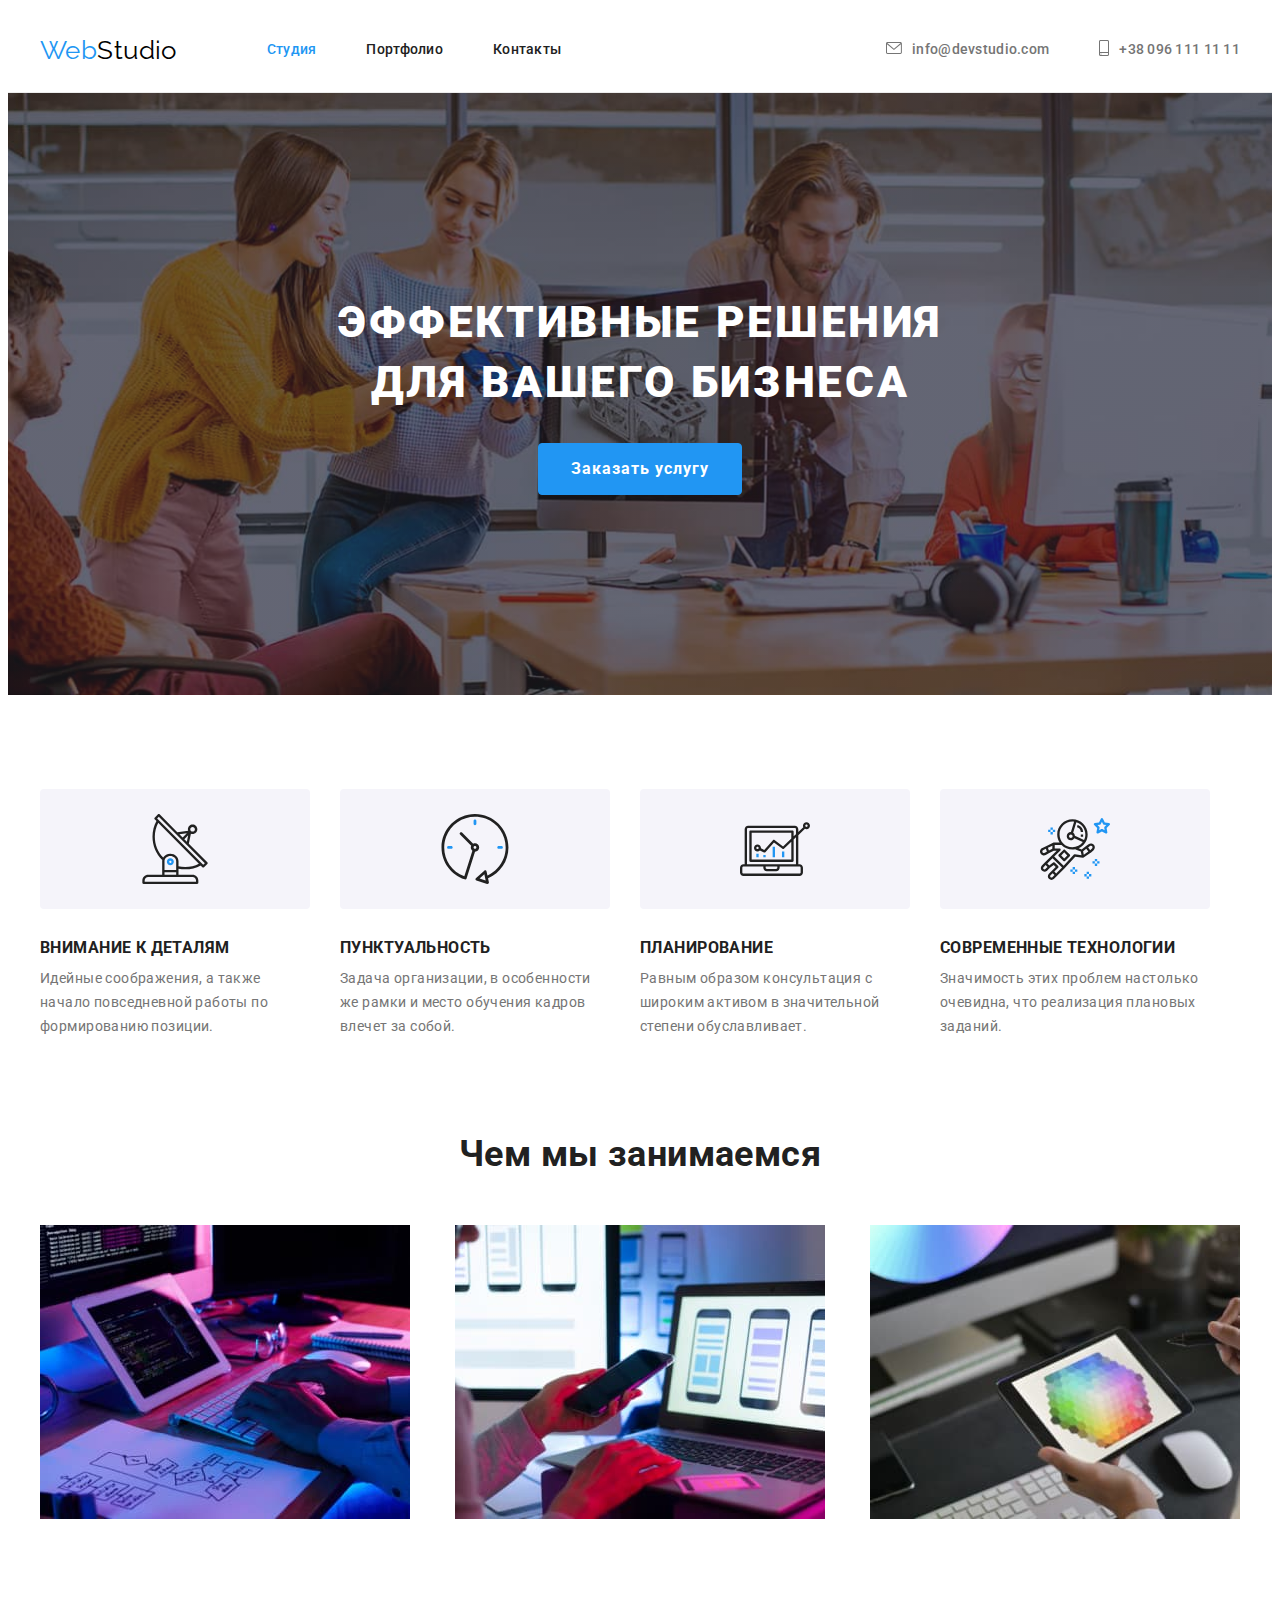
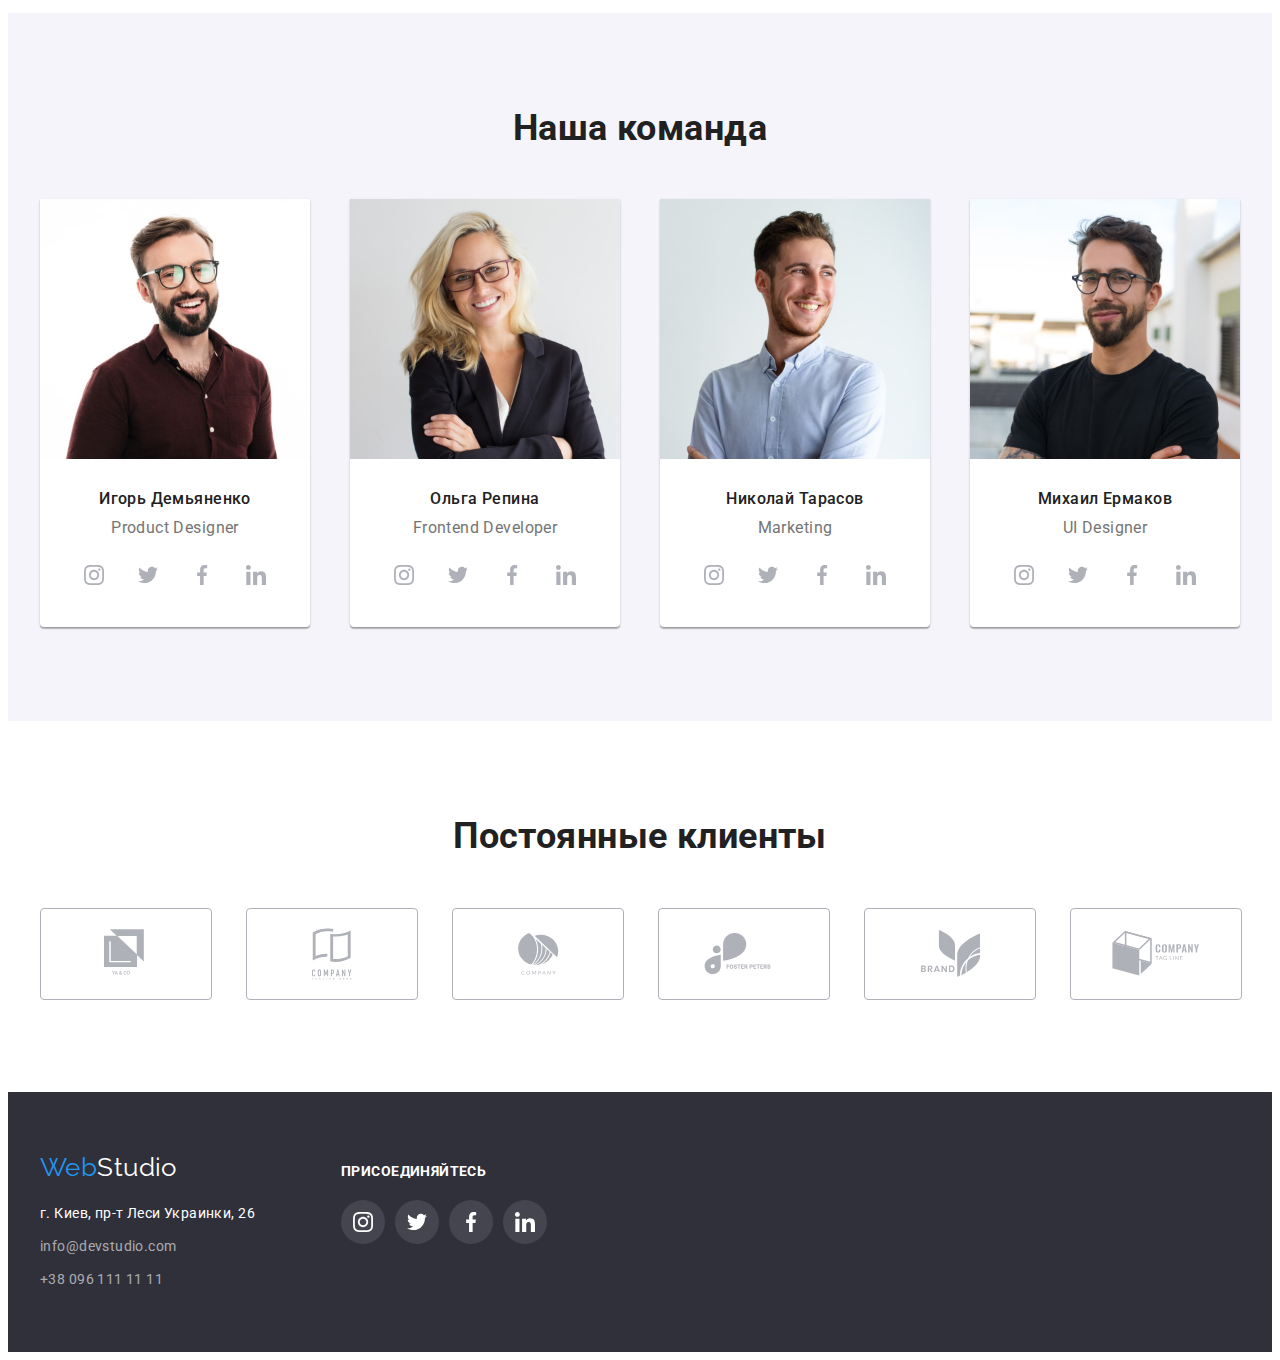
<file: index.html>
<!DOCTYPE html>
<html lang="ru">
  <head>
    <meta charset="UTF-8" />
    <meta name="viewport" content="width=device-width, initial-scale=1.0" />
    <title>WebStudio</title>
    <link
      rel="stylesheet"
      href="https://cdnjs.cloudflare.com/ajax/libs/modern-normalize/1.0.0/modern-normalize.min.css"
      integrity="sha512-ISS7cAi1PEhQ8jnbJpJZMd29NlhNj4AWYyLOSp2CE/CsHxTCu+r+t0D2yoJudVrd0/8fTVPUVDzY5Tvli75u/g=="
      crossorigin="anonymous"
    />
    <link rel="preconnect" href="https://fonts.gstatic.com" />
    <link
      href="https://fonts.googleapis.com/css2?family=Raleway:wght@700&family=Roboto:wght@400;500;700;900&display=swap"
      rel="stylesheet"
    />
    <link rel="stylesheet" href="./css/styles.css" />
  </head>
  <body class="page">
    <!-- Шапка -->
    <header class="header">
      <div class="container header-nav">
        <nav class="nav">
          <a href="./index.html" class="logo">
            Web<span class="dark">Studio</span>
          </a>

          <ul class="list site-nav">
            <li class="item">
              <a href="./index.html" class="link current">Студия</a>
            </li>
            <li class="item">
              <a href="./portfolio.html" class="link">Портфолио</a>
            </li>
            <li class="item">
              <a href="#" class="link">Контакты</a>
            </li>
          </ul>
        </nav>

        <ul class="list contacts-header">
          <li class="item">
            <a href="mailto:info@devstudio.com" class="link nav-icon"> 
              <div class="mail-icon">
                <svg width="16px" height="12px">
                  <use href="./img/sprite.svg#icon-mail"></use>
                </svg> 
              </div> 
              info@devstudio.com
            </a>
          </li>
          <li class="item"> 
            <a href="tel:+380961111111" class="link nav-icon">
              <div class="tel-icon">
                <svg width="10px" height="16px">
                  <use href="./img/sprite.svg#icon-phone"></use>
                </svg>
              </div>
              +38 096 111 11 11
            </a>
          </li>
        </ul>
      </div>
    </header>
    <main>
      <!-- Главный баннер -->
      <section class="caption">
        <div class="container caption-hero">
          <h1 class="caption-text">Эффективные решения для вашего бизнеса</h1>
          <button type="button" class="button">Заказать услугу</button>
        </div>
      </section>

      <!-- Чем мы занимаемся/о нас -->
      <section class="about wrap">
        <div class="container">
          <h2 class="visually-hidden">О нас (скрытый заголовок)</h2>
          <ul class="list about-list">
            <li class="about-item ">
              <div class="about-icons">
                <svg class="about-img">
                  <use href="./img/sprite.svg#icon-antenna"></use>
                </svg>
              </div>
              <h3 class="about-title">внимание к деталям</h3>
              <p class="about-text">
                Идейные соображения, а также начало повседневной работы по
                формированию позиции.
              </p>
            </li>

            <li class="about-item ">
              <div class="about-icons">
                <svg class="about-img">
                <use href="./img/sprite.svg#icon-clock"></use>
              </svg>
            </div>
              <h3 class="about-title">пунктуальность</h3>
              <p class="about-text">
                Задача организации, в особенности же рамки и место обучения
                кадров влечет за собой.
              </p>
            </li>

            <li class="about-item ">
              <div class="about-icons">
                <svg class="about-img">
                  <use href="./img/sprite.svg#icon-diagram"></use>
                </svg>
              </div>
              <h3 class="about-title">планирование</h3>
              <p class="about-text">
                Равным образом консультация с широким активом в значительной
                степени обуславливает.
              </p>
            </li>

            <li class="about-item ">
              <div class="about-icons">
                <svg class="about-img">
                  <use href="./img/sprite.svg#icon-astronaut"></use>
                </svg>
              </div>
              <h3 class="about-title">современные технологии</h3>
              <p class="about-text">
                Значимость этих проблем настолько очевидна, что реализация
                плановых заданий.
              </p>
            </li>
          </ul>
        </div>
      </section>

      <section class="job wrap-second">
        <div class="container">
          <h2 class="title">Чем мы занимаемся</h2>

          <ul class="list">
            <li class="item-job">
              <img
                src="./img/img-number1.jpg"
                alt="изображение Макинтоша"
                width="370"
                height="294"
              />
            </li>
            <li class="item-job">
              <img
                src="./img/img-number2.jpg"
                alt="изображения Макбука и Айфона"
                width="370"
                height="294"
              />
            </li>
            <li class="item-job">
              <img
                src="./img/img-number3.jpg"
                alt="изображение Айпада"
                width="370"
                height="294"
              />
            </li>
          </ul>
        </div>
      </section>

      <!-- Наша команда -->
      <section class="team wrap">
        <div class="container">
          <h2 class="title">Наша команда</h2>
          <ul class="list">
            <li class="team-window">
              <img
                class="team-photo"
                src="./img/img-igor.jpg"
                alt="Фото Игоря Демьяненко"
                width="270"
                height="260"
              />
              <div class="team-item">
                <h3 class="team-name">Игорь Демьяненко</h3>
                <p class="team-profession">Product Designer</p>
                <ul class="list icons-list">
                  <li class="social-item">
                    <a href="#" class="social-icons" aria-label="Иконка Инстаграмм">
                      <svg width="20px" height="20px" >
                        <use href="./img/sprite.svg#icon-instagram"></use>
                      </svg>
                    </a>
                  </li>
                  <li class="social-item">
                    <a href="#" class="social-icons" aria-label="Иконка Твиттер">
                      <svg width="20px" height="20px">
                        <use href="./img/sprite.svg#icon-twitter"></use>
                      </svg>
                    </a>
                  </li>
                  <li class="social-item">
                    <a href="#" class="social-icons" aria-label="Иконка Фейсбук">
                      <svg width="20px" height="20px">
                        <use href="./img/sprite.svg#icon-facebook"></use>
                      </svg>
                    </a>
                  </li>
                  <li class="social-item">
                    <a href="#" class="social-icons" aria-label="Иконка Линкедин">
                      <svg width="20px" height="20px">
                        <use href="./img/sprite.svg#icon-linkedin"></use>
                      </svg>
                    </a>
                  </li>
                </ul>
              </div>
              
            </li>
            <li class="team-window">
              <img
                class="team-photo"
                src="./img/img-olga.jpg"
                alt="Фото Ольги Репиной"
                width="270"
                height="260"
              />
              <div class="team-item">
                <h3 class="team-name">Ольга Репина</h3>
                <p class="team-profession">Frontend Developer</p>
                <ul class="list icons-list">
                  <li class="social-item">
                    <a href="#" class="social-icons" aria-label="Иконка Инстаграмм">
                      <svg width="20px" height="20px">
                        <use href="./img/sprite.svg#icon-instagram"></use>
                      </svg>
                    </a>
                  </li>
                  <li class="social-item">
                    <a href="#" class="social-icons" aria-label="Иконка Твиттер">
                      <svg width="20px" height="20px">
                        <use href="./img/sprite.svg#icon-twitter"></use>
                      </svg>
                    </a>
                  </li>
                  <li class="social-item">
                    <a href="#" class="social-icons" aria-label="Иконка Фейсбук">
                      <svg width="20px" height="20px">
                        <use href="./img/sprite.svg#icon-facebook"></use>
                      </svg>
                    </a>
                  </li>
                  <li class="social-item">
                    <a href="#" class="social-icons" aria-label="Иконка Линкедин">
                      <svg width="20px" height="20px">
                        <use href="./img/sprite.svg#icon-linkedin"></use>
                      </svg>
                    </a>
                  </li>
                </ul>
              </div>
            </li>
            <li class="team-window">
              <img
                class="team-photo"
                src="./img/img-nikolaj.jpg"
                alt="Фото Николая Тарасова"
                width="270"
                height="260"
              />
              <div class="team-item">
                <h3 class="team-name">Николай Тарасов</h3>
                <p class="team-profession">Marketing</p>
                <ul class="list icons-list">
                  <li class="social-item">
                    <a href="#" class="social-icons" aria-label="Иконка Инстаграмм">
                      <svg width="20px" height="20px">
                        <use href="./img/sprite.svg#icon-instagram"></use>
                      </svg>
                    </a>
                  </li>
                  <li class="social-item">
                    <a href="#" class="social-icons" aria-label="Иконка Твиттер">
                      <svg width="20px" height="20px">
                        <use href="./img/sprite.svg#icon-twitter"></use>
                      </svg>
                    </a>
                  </li>
                  <li class="social-item">
                    <a href="#" class="social-icons" aria-label="Иконка Фейсбук">
                      <svg width="20px" height="20px">
                        <use href="./img/sprite.svg#icon-facebook"></use>
                      </svg>
                    </a>
                  </li>
                  <li class="social-item">
                    <a href="#" class="social-icons" aria-label="Иконка Линкедин">
                      <svg width="20px" height="20px">
                        <use href="./img/sprite.svg#icon-linkedin"></use>
                      </svg>
                    </a>
                  </li>
                </ul>
              </div>
            </li>
            <li class="team-window">
              <img
                class="team-photo"
                src="./img/img-michael.jpg"
                alt="Фото Михаила Ермакова"
                width="270"
                height="260"
              />
              <div class="team-item">
                <h3 class="team-name">Михаил Ермаков</h3>
                <p class="team-profession">UI Designer</p>
                <ul class="list icons-list">
                  <li class="social-item" >
                    <a href="#" class="social-icons" aria-label="Иконка Инстаграмм">
                      <svg width="20px" height="20px">
                        <use href="./img/sprite.svg#icon-instagram"></use>
                      </svg>
                    </a>
                  </li>
                  <li class="social-item" >
                    <a href="#" class="social-icons" aria-label="Иконка Твиттер">
                      <svg width="20px" height="20px">
                        <use href="./img/sprite.svg#icon-twitter"></use>
                      </svg>
                    </a>
                  </li>
                  <li class="social-item" >
                    <a href="#" class="social-icons" aria-label="Иконка Фейсбук">
                      <svg width="20px" height="20px">
                        <use href="./img/sprite.svg#icon-facebook"></use>
                      </svg>
                    </a>
                  </li>
                  <li class="social-item">
                    <a href="#" class="social-icons" aria-label="Иконка Линкедин">
                      <svg width="20px" height="20px">
                        <use href="./img/sprite.svg#icon-linkedin"></use>
                      </svg>
                    </a>
                  </li>
                </ul>
              </div>
            </li>
          </ul>
        </div>
      </section>
      <!-- Постоянные клиенты -->
      <section class="clients wrap">
        <div class="container">
          <h2 class="title">Постоянные клиенты</h2>
          <ul class="list clients-logo">
            <li class="clients-company">
              <a href="#" class="clients-icon" aria-label="Логотип компании Я энд Ко">
              <svg  width="44px" height="49px" >
                <use href="./img/sprite.svg#logo-ya-and-co"></use>
              </svg>
              </a>
            </li>
            <li class="clients-company" >
              <a href="#" class="clients-icon" aria-label="Логотип компании Теглайн Хие">
                <svg  width="40px" height="52px">
                  <use href="./img/sprite.svg#logo-company-tagline-here"></use>
                </svg>
              </a>
            </li>
            <li class="clients-company" >
              <a href="#" class="clients-icon" aria-label="Логотип компании">
                <svg  width="41px" height="42px">
                  <use href="./img/sprite.svg#logo-company"></use>
                </svg>
              </a>
            </li>
            <li class="clients-company" >
              <a href="#" class="clients-icon">
                <svg  width="80px" height="42px" aria-label="Логотип компании Фостер Петтерс">
                  <use href="./img/sprite.svg#logo-foster-petters"></use>
                </svg>
              </a>
            </li>
            <li class="clients-company" >
              <a href="#" class="clients-icon">
                <svg  width="59px" height="47px" aria-label="Логотип компании Бренд">
                  <use href="./img/sprite.svg#logo-brand"></use>
                </svg>
              </a>
            </li>
            <li class="clients-company" >
              <a href="#" class="clients-icon">
                <svg  width="88px" height="45px" aria-label="Логотип компании Теглайн">
                  <use href="./img/sprite.svg#logo-company-tagline"></use>
                </svg>
              </a>
            </li>
          </ul>
        </div>
      </section>
    </main>
    <!-- Подвал -->
    <footer class="footer">
      <div class="container footer-wrap">
        <div class="footer-link">
          <a href="./index.html" class="logo">
            Web<span class="light">Studio</span>
          </a>

          <address class="map">
            <a href="#" class="link">г. Киев, пр-т Леси Украинки, 26</a>
          </address>

          <ul class="list contacts-footer">
            <li>
              <a href="mailto:info@devstudio.com" class="link"
                >info@devstudio.com</a
              >
            </li>
            <li>
              <a href="tel:+380961111111" class="link">+38 096 111 11 11</a>
            </li>
          </ul>
        </div>
        <div class="footer-social">
          <h2 class="text-footer">присоединяйтесь</h2>
          <ul class="list footer-icons-list">
            <li class="footer-social-icons">
              <a href="#" class="footer-icons" aria-label="Иконка Инстаграмм">
                <svg width="20px" height="20px">
                  <use href="./img/sprite.svg#icon-instagram"></use>
                </svg>
              </a>
            </li>
            <li class="footer-social-icons">
              <a href="#" class="footer-icons" aria-label="Иконка Твиттер">
                <svg width="20px" height="20px">
                  <use href="./img/sprite.svg#icon-twitter"></use>
                </svg>
              </a>
            </li>
            <li class="footer-social-icons">
              <a href="#" class="footer-icons" aria-label="Иконка Фейсбук">
                <svg width="20px" height="20px">
                  <use href="./img/sprite.svg#icon-facebook"></use>
                </svg>
              </a>
            </li>
            <li class="footer-social-icons">
              <a href="#" class="footer-icons" aria-label="Иконка Линкедин">
                <svg width="20px" height="20px">
                  <use href="./img/sprite.svg#icon-linkedin"></use>
                </svg>
              </a>
            </li>
          </ul>
        </div>
      </div>
    </footer>
  </body>
</html>
</file>
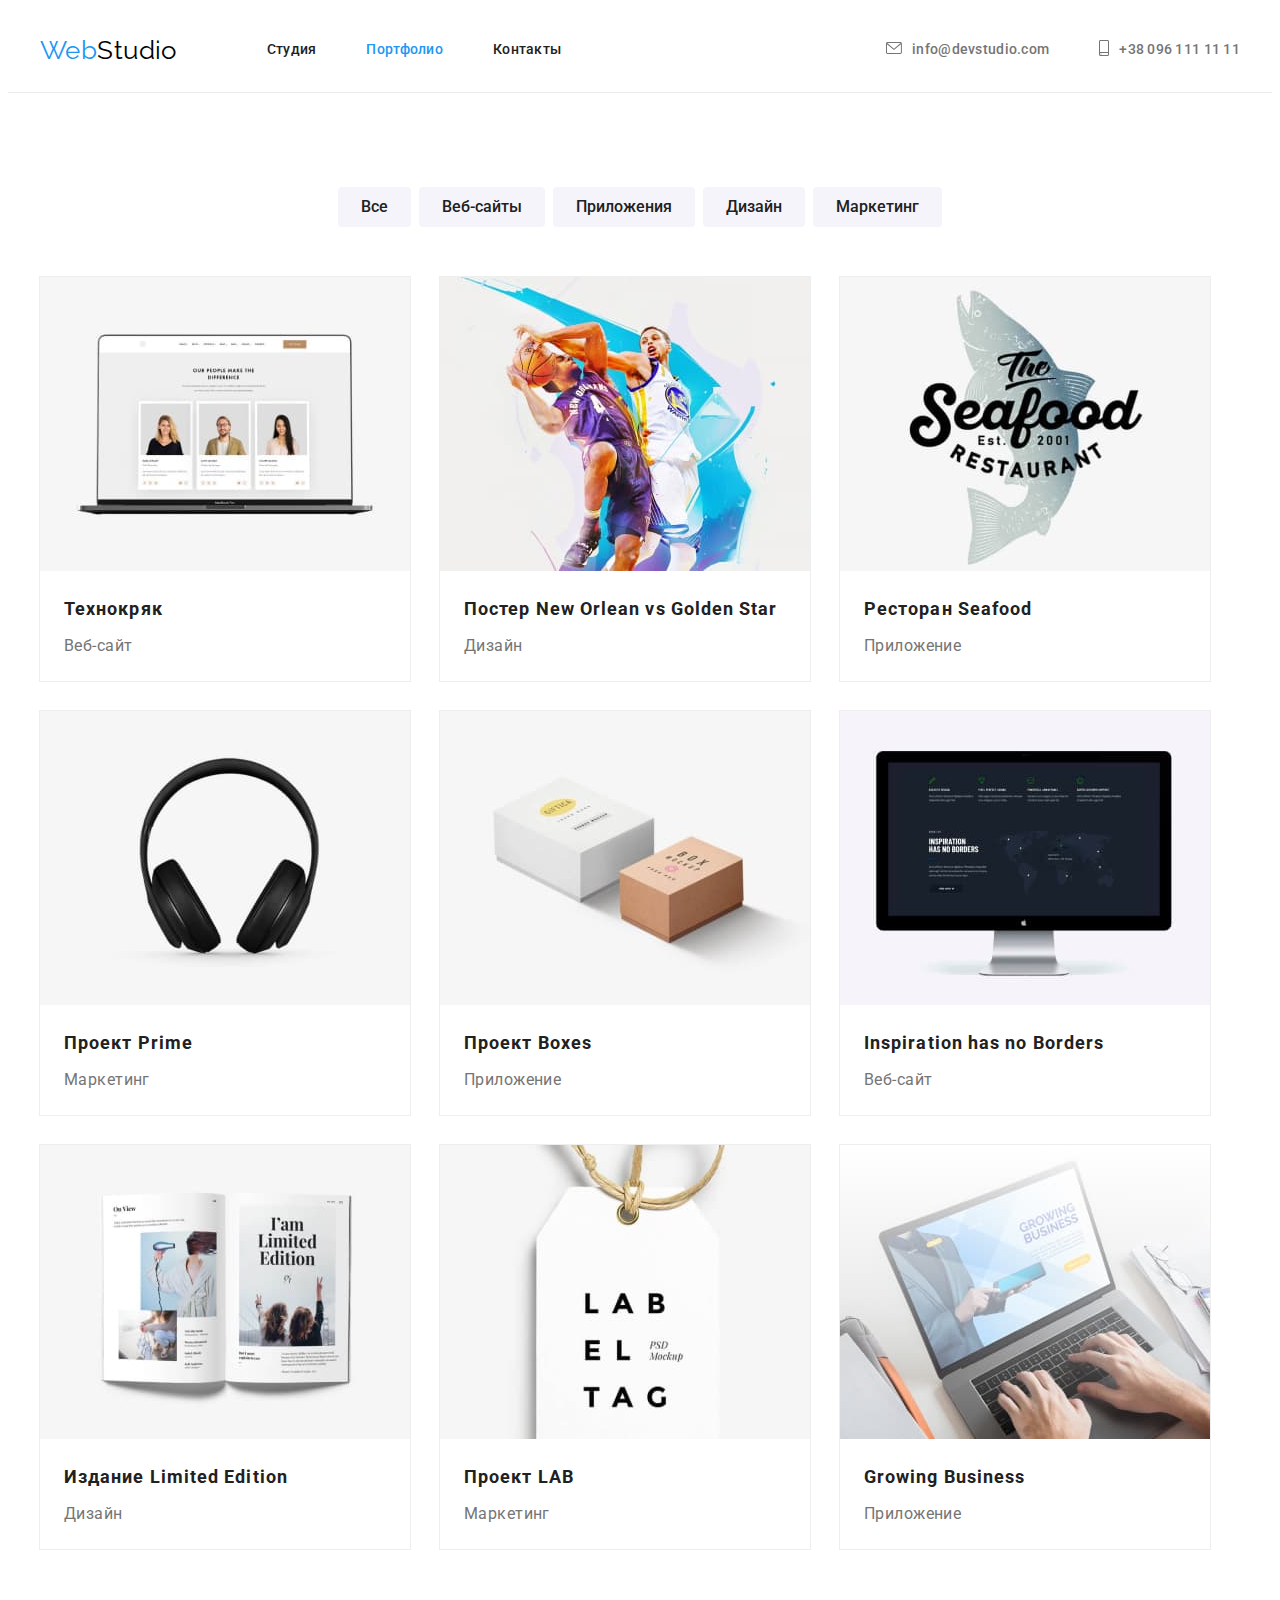
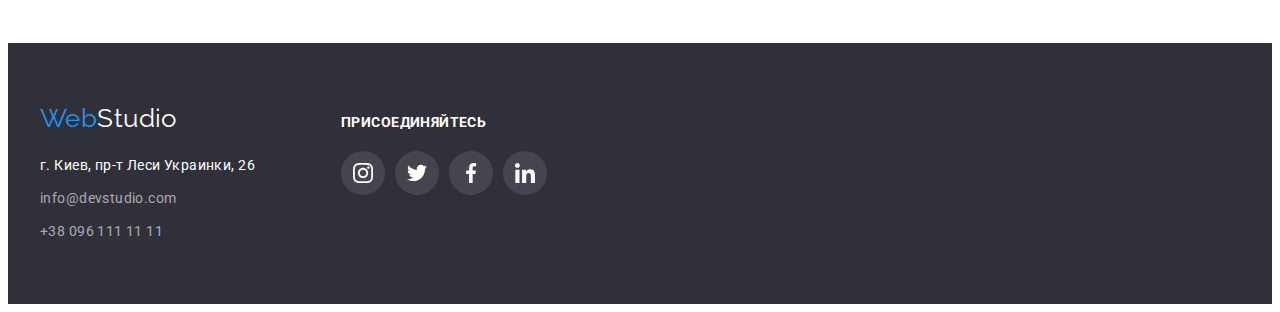
<file: portfolio.html>
<!DOCTYPE html>
<html lang="ru">
  <head>
    <meta charset="UTF-8" />
    <meta name="viewport" content="width=device-width, initial-scale=1.0" />
    <title>WebStudio</title>
    <link
      rel="stylesheet"
      href="https://cdnjs.cloudflare.com/ajax/libs/modern-normalize/1.0.0/modern-normalize.min.css"
      integrity="sha512-ISS7cAi1PEhQ8jnbJpJZMd29NlhNj4AWYyLOSp2CE/CsHxTCu+r+t0D2yoJudVrd0/8fTVPUVDzY5Tvli75u/g=="
      crossorigin="anonymous"
    />
    <link rel="preconnect" href="https://fonts.gstatic.com" />
    <link
      href="https://fonts.googleapis.com/css2?family=Raleway:wght@700&family=Roboto:wght@400;500;700;900&display=swap"
      rel="stylesheet"
    />
    <link rel="stylesheet" href="./css/styles.css" />
  </head>
  <body class="page">
    <!-- Шапка -->
    <header class="header">
      <div class="container header-nav">
        <nav class="nav">
          <a href="./index.html" class="logo">
            Web<span class="dark">Studio</span>
          </a>

          <ul class="list site-nav">
            <li class="item">
              <a href="./index.html" class="link">Студия</a>
            </li>
            <li class="item">
              <a href="./portfolio.html" class="link current">Портфолио</a>
            </li>
            <li class="item">
              <a href="#" class="link">Контакты</a>
            </li>
          </ul>
        </nav>

        <ul class="list contacts-header">
          <li class="item">
            <a href="mailto:info@devstudio.com" class="link nav-icon">
              <div class="mail-icon">
                <svg width="16px" height="12px">
                  <use href="./img/sprite.svg#icon-mail"></use>
                </svg>
              </div>
              info@devstudio.com
            </a>
          </li>
          <li class="item">
            <a href="tel:+380961111111" class="link nav-icon">
              <div class="tel-icon">
                <svg width="10px" height="16px">
                  <use href="./img/sprite.svg#icon-phone"></use>
                </svg>
              </div>
              +38 096 111 11 11
            </a>
          </li>
        </ul>
      </div>
    </header>
    <main>
      <!-- Портфолио -->
      <section class="product wrap">
        <div class="container">
          <h1 class="visually-hidden">Портфолио (скрытый заголовок)</h1>
          <ul class="list product-menu">
            <li class="menu-button">
              <button type="button" class="button">Все</button>
            </li>
            <li class="menu-button">
              <button type="button" class="button">Веб-сайты</button>
            </li>
            <li class="menu-button">
              <button type="button" class="button">Приложения</button>
            </li>
            <li class="menu-button">
              <button type="button" class="button">Дизайн</button>
            </li>
            <li class="menu-button">
              <button type="button" class="button">Маркетинг</button>
            </li>
          </ul>
          <ul class="list product-items">
            <li class="product-window">
              <a href="#" class="link">
                <img
                  class="product-image"
                  src="./img/project-img-0.jpg"
                  alt="Изображение сайта
              Технокряк"
                  width="370"
                  height="294"
                />
                <div class="product-item">
                  <h2 class="product-text">Технокряк</h2>
                  <p class="product-work">Веб-сайт</p>
                </div>
              </a>
            </li>
            <li class="product-window">
              <a href="#" class="link">
                <img
                  class="product-image"
                  src="./img/project-img-1.jpg"
                  alt="Постер баскетбольных комманд Новый Орлен и Голден Стар"
                  width="370"
                  height="294"
                />
                <div class="product-item">
                  <h2 class="product-text">Постер New Orlean vs Golden Star</h2>
                  <p class="product-work">Дизайн</p>
                </div>
              </a>
            </li>
            <li class="product-window">
              <a href="#" class="link">
                <img
                  class="product-image"
                  src="./img/project-img-2.jpg"
                  alt="Изображение логотипа ресторана Сифуд"
                  width="370"
                  height="294"
                />
                <div class="product-item">
                  <h2 class="product-text">Ресторан Seafood</h2>
                  <p class="product-work">Приложение</p>
                </div>
              </a>
            </li>
            <li class="product-window">
              <a href="#" class="link">
                <img
                  class="product-image"
                  src="./img/project-img-3.jpg"
                  alt="Изображение наушников"
                  width="370"
                  height="294"
                />
                <div class="product-item">
                  <h2 class="product-text">Проект Prime</h2>
                  <p class="product-work">Маркетинг</p>
                </div>
              </a>
            </li>
            <li class="product-window">
              <a href="#" class="link">
                <img
                  class="product-image"
                  src="./img/project-img-4.jpg"
                  alt="Изображение двух коробок"
                  width="370"
                  height="294"
                />
                <div class="product-item">
                  <h2 class="product-text">Проект Boxes</h2>
                  <p class="product-work">Приложение</p>
                </div>
              </a>
            </li>
            <li class="product-window">
              <a href="#" class="link">
                <img
                  class="product-image"
                  src="./img/project-img-5.jpg"
                  alt="Изображение компьютера Макинтош"
                  width="370"
                  height="294"
                />
                <div class="product-item">
                  <h2 class="product-text">Inspiration has no Borders</h2>
                  <p class="product-work">Веб-сайт</p>
                </div>
              </a>
            </li>
            <li class="product-window">
              <a href="#" class="link">
                <img
                  class="product-image"
                  src="./img/project-img-6.jpg"
                  alt="Изображение журнала со статьёй Лимитед Эдишн"
                  width="370"
                  height="294"
                />
                <div class="product-item">
                  <h2 class="product-text">Издание Limited Edition</h2>
                  <p class="product-work">Дизайн</p>
                </div>
              </a>
            </li>
            <li class="product-window">
              <a href="#" class="link">
                <img
                  class="product-image"
                  src="./img/project-img-7.jpg"
                  alt="Изображение бирки для одежды ЛАБ"
                  width="370"
                  height="294"
                />
                <div class="product-item">
                  <h2 class="product-text">Проект LAB</h2>
                  <p class="product-work">Маркетинг</p>
                </div>
              </a>
            </li>
            <li class="product-window">
              <a href="#" class="link">
                <img
                  class="product-image"
                  src="./img/project-img-8.jpg"
                  alt="Изображение приложения на экране Макбука"
                  width="370"
                  height="294"
                />
                <div class="product-item">
                  <h2 class="product-text">Growing Business</h2>
                  <p class="product-work">Приложение</p>
                </div>
              </a>
            </li>
          </ul>
        </div>
      </section>
    </main>
    <!-- Подвал -->
  <footer class="footer">
    <div class="container footer-wrap">
      <div class="footer-link">
        <a href="./index.html" class="logo">
          Web<span class="light">Studio</span>
        </a>
  
        <address class="map">
          <a href="#" class="link">г. Киев, пр-т Леси Украинки, 26</a>
        </address>
  
        <ul class="list contacts-footer">
          <li>
            <a href="mailto:info@devstudio.com" class="link">info@devstudio.com</a>
          </li>
          <li>
            <a href="tel:+380961111111" class="link">+38 096 111 11 11</a>
          </li>
        </ul>
      </div>
      <div class="footer-social">
        <h2 class="text-footer">присоединяйтесь</h2>
        <ul class="list footer-icons-list">
          <li class="footer-social-icons">
            <a href="#" class="footer-icons" aria-label="Иконка Инстаграмм">
              <svg width="20px" height="20px">
                <use href="./img/sprite.svg#icon-instagram"></use>
              </svg>
            </a>
          </li>
          <li class="footer-social-icons">
            <a href="#" class="footer-icons" aria-label="Иконка Твиттер">
              <svg width="20px" height="20px">
                <use href="./img/sprite.svg#icon-twitter"></use>
              </svg>
            </a>
          </li>
          <li class="footer-social-icons">
            <a href="#" class="footer-icons" aria-label="Иконка Фейсбук">
              <svg width="20px" height="20px">
                <use href="./img/sprite.svg#icon-facebook"></use>
              </svg>
            </a>
          </li>
          <li class="footer-social-icons">
            <a href="#" class="footer-icons" aria-label="Иконка Линкедин">
              <svg width="20px" height="20px">
                <use href="./img/sprite.svg#icon-linkedin"></use>
              </svg>
            </a>
          </li>
        </ul>
      </div>
    </div>
  </footer>
  </body>
</html>
</file>
<file: css/styles.css>
/* ==========Общие Стили========== */
:root {
  --main-text-color: #212121;
  --secondary-text-color: #757575;
  --accent-text-color: #2196f3;
  --contacts-text-color: rgba(255, 255, 255, 0.6);
  --page-color: #fff;
  --page-color-dark: #000000;
  --footer-color: #2f303a;
  --secondary-color: #f5f4fa;
  --border-color: rgba(238, 238, 238, 1);
  --bg-color-caption: #c4c4c4;
  --icon-color: #afb1b8;
  --icon-bg-footer: rgba(255, 255, 255, 0.1);
}

body {
  font-family: Roboto, sans-serif;
  font-size: 14px;
  line-height: 1.14;
  letter-spacing: 0.03em;

  background-color: var(--page-color);
  color: var(--main-text-color);
}

.list {
  margin: 0;
  padding: 0;

  list-style: none;
}

h1,
h2,
h3,
p {
  margin: 0;
}

.visually-hidden {
  position: absolute;
  width: 1px;
  height: 1px;
  margin: -1px;
  border: 0;
  padding: 0;
  clip: rect(0000);
  overflow: hidden;
}
/* ---Логотип ВебСтудии--- */
.logo {
  font-family: Raleway, sans-serif;
  font-size: 26px;
  line-height: 1.19;
  text-decoration: none;

  color: var(--accent-text-color);
}

.logo .dark {
  color: var(--page-color-dark);
}

.logo .light {
  color: var(--page-color);
}

/* ---Навигация по сайту--- */
.header-nav {
  display: flex;
  align-items: center;
}

.nav {
  display: flex;
  align-items: center;
}
.nav .logo {
  margin-right: 90px;
}

.site-nav {
  display: flex;
}

.site-nav .item:not(:last-child) {
  margin-right: 50px;
}

.site-nav .link {
  display: flex;
  padding-top: 32px;
  padding-bottom: 32px;

  font-weight: 500;
  letter-spacing: 0.02em;
  text-decoration: none;

  color: var(--main-text-color);
}

.site-nav .link.current {
  color: var(--accent-text-color);
}

.site-nav .link:hover,
.site-nav .link:focus {
  color: var(--accent-text-color);
}

/* ---Контакты--- */
.contacts-header {
  display: flex;
  align-items: center;
  margin-left: auto;
}

.contacts-header .item + .item {
  margin-left: 50px;
}

.contacts-header .link {
  display: flex;
  padding-top: 32px;
  padding-bottom: 32px;

  font-weight: 500;
  letter-spacing: 0.02em;
  text-decoration: none;

  color: var(--secondary-text-color);
}

.contacts-header .link:hover,
.contacts-header .link:focus {
  color: var(--accent-text-color);
}
.nav-icon {
  justify-content: center;
  align-items: center;
  padding-bottom: 32px;

  fill: currentColor;
}

.mail-icon svg {
  width: 16px;
  height: 12px;
}

.tel-icon svg {
  width: 10px;
  height: 16px;
}

.mail-icon,
.tel-icon {
  padding-right: 10px;
}

.footer .logo {
  display: inline-block;
  margin-bottom: 20px;
}

.map {
  display: flex;
  margin-bottom: 9px;
}

.map .link {
  display: flex;

  line-height: 1.71;
  text-decoration: none;
  font-style: normal;

  color: var(--page-color);
}

.contacts-footer .link {
  display: flex;

  line-height: 1.71;
  text-decoration: none;

  color: var(--contacts-text-color);
}

.contacts-footer li:not(:last-child) {
  margin-bottom: 9px;
}

.contacts-footer .link:hover,
.contacts-footer .link:focus {
  color: var(--accent-text-color);
}

.footer-icons-list {
  display: flex;
}

.button {
  display: inline-block;
  padding: 0;

  font-family: inherit;
  text-decoration: none;
  text-align: center;

  border: 1px solid transparent;
  border-radius: 4px;
  color: inherit;
  background-color: transparent;
}

.title {
  margin-bottom: 50px;

  font-weight: 700;
  font-size: 36px;
  line-height: 1.17;
  text-align: center;
}
.header {
  background-color: var(--page-color);
  border-bottom: 1px solid #ececec;
}

.footer {
  padding-top: 60px;
  padding-bottom: 60px;

  background-color: var(--footer-color);
}

.footer-wrap {
  display: flex;
  align-items: baseline;
}

.footer-link {
  width: 231px;
}

.footer-social {
  width: 206px;
  height: 80px;
  margin-left: 70px;
}

.text-footer {
  margin-bottom: 20px;

  font-size: 14px;
  text-transform: uppercase;

  color: var(--page-color);
}

.footer-icons-list {
  justify-content: space-between;
  margin: auto;
  width: 206px;
}

.footer-icons {
  display: flex;
  justify-content: center;
  align-items: center;
  justify-content: space-around;
  width: 44px;
  height: 44px;

  background-color: var(--icon-bg-footer);
  fill: var(--page-color);
  border-radius: 50%;
}

.footer-icons:hover,
.footer-icons:focus {
  background-color: var(--accent-text-color);
}

.footer-icons svg {
  width: 20px;
  height: 20px;
}

.container {
  margin-left: auto;
  margin-right: auto;
  width: 1200px;
  padding-left: 15px;
  padding-right: 15px;
}

.wrap {
  padding-top: 94px;
  padding-bottom: 94px;
}

.wrap-second {
  padding-bottom: 94px;
}

/* ==========/Общие========== */
/* ======== Стили index.html ======== */

/* ---Главный заголовок--- */
.caption {
  margin-left: auto;
  margin-right: auto;
  max-width: 1600px;
  padding: 200px 0px;

  background-color: var(--bg-color-caption);
  background-image: linear-gradient(
      to top,
      rgba(47, 48, 58, 0.4),
      rgba(47, 48, 58, 0.4)
    ),
    url('../img/caption.jpg');
  background-repeat: no-repeat;
  background-position: center;
  background-size: cover;
}

.caption-hero {
  text-align: center;
  max-width: 696px;
}

.caption-text {
  margin-bottom: 30px;

  font-weight: 900;
  font-size: 44px;
  line-height: 1.36;
  text-transform: uppercase;
  letter-spacing: 0.06em;

  color: var(--page-color);
}

/* Главная кнопка */
.caption .button {
  padding: 10px 32px;
  min-width: 200px;

  font-weight: 700;
  font-size: 16px;
  line-height: 1.88;
  letter-spacing: 0.06em;

  color: var(--page-color);
  background-color: var(--accent-text-color);
  border-color: var(--accent-text-color);
  cursor: pointer;
}

/* ---О нас--- */

.about-list {
  display: flex;
  flex-wrap: nowrap;
}
.about-item {
  width: 270px;
}

.about-item:not(:last-child) {
  margin-right: 30px;
}
.about-icons {
  margin-bottom: 30px;
  display: flex;
  justify-content: center;
  align-items: center;
  width: 270px;
  height: 120px;

  background-color: var(--secondary-color);
  border-radius: 4px;
}
.about-img {
  width: 70px;
  height: 70px;
}

.about-title {
  margin-bottom: 10px;

  font-weight: 700;
  text-transform: uppercase;
}

.about-text {
  line-height: 1.71;

  color: var(--secondary-text-color);
}
/* ---Чем мы занимаемся--- */
.job ul {
  display: flex;
  justify-content: space-between;
}

.item-job {
  display: flex;
}

/* ---Наша команда--- */
.team {
  background-color: var(--secondary-color);
}

.team ul {
  display: flex;
  justify-content: space-between;
}

.team-window {
  background-color: var(--page-color);
  box-shadow: 0px 1px 3px rgba(0, 0, 0, 0.12), 0px 1px 1px rgba(0, 0, 0, 0.14),
    0px 2px 1px rgba(0, 0, 0, 0.2);
  border-radius: 0px 0px 4px 4px;
}

.team-item {
  padding-top: 30px;
  padding-bottom: 30px;
  padding-left: 32px;
  padding-right: 32px;
}

.team-photo {
  display: flex;
}

.team-name {
  margin-bottom: 10px;

  font-weight: 500;
  font-size: 16px;
  line-height: 1.19;
  text-align: center;
}

.team-profession {
  margin-bottom: 16px;

  font-size: 16px;
  line-height: 1.19;
  text-align: center;

  color: var(--secondary-text-color);
}

.icons-list {
  justify-content: space-between;
}

.social-icons {
  display: flex;
  justify-content: center;
  align-items: center;
  justify-content: space-around;
  width: 44px;
  height: 44px;

  background-color: var(--page-color);
  fill: var(--icon-color);
  border-radius: 50%;
}

.social-icons:hover,
.social-icons:focus {
  background-color: var(--accent-text-color);
  fill: var(--page-color);
}

.social-icons svg {
  width: 20px;
  height: 20px;
}

/* Постоянные клиенты */
.clients-logo {
  display: flex;
  justify-content: space-between;
}

.clients-company {
  width: 170px;
  height: 90px;
}

.clients-icon {
  display: flex;
  align-items: center;
  justify-content: space-around;
  width: 100%;
  height: 100%;

  background-color: var(--page-color);
  fill: var(--icon-color);
  border: 1px solid var(--icon-color);
  border-radius: 4px;
}

.clients-icon:hover,
.clients-icon:focus {
  border-color: var(--accent-text-color);
  fill: var(--accent-text-color);
}

/* ========/index.html======== */
/* ======= Стили portfolio.html ====== */

/* Портфолио кнопка */

.product-menu {
  margin-bottom: 50px;
  display: flex;
  justify-content: center;
}

.menu-button:not(:first-child) {
  margin-left: 8px;
}

.product .button {
  display: block;
  padding: 6px 22px;
  min-width: 73px;

  font-weight: 500;
  font-size: 16px;
  line-height: 1.63;

  color: var(--main-text-color);
  background-color: var(--secondary-color);
  border-color: var(--secondary-color);
  cursor: pointer;
}

.product .button:hover,
.product .button:focus {
  color: var(--page-color);
  background-color: var(--accent-text-color);
  border-color: var(--accent-text-color);
  box-shadow: 0px 3px 1px rgba(0, 0, 0, 0.1), 0px 1px 2px rgba(0, 0, 0, 0.08),
    0px 2px 2px rgba(0, 0, 0, 0.12);
}
/* Портфолио продукты */

.product-items {
  display: flex;
  flex-wrap: wrap;
}

.product-window {
  display: flex;
  margin-right: 30px;
  margin-top: 30px;
  max-width: 370px;

  background-color: var(--page-color);
  outline-color: var(--border-color);
  outline-width: 1px;
  outline-style: solid;
}
.product-window:nth-child(3n) {
  margin-right: 0px;
}
.product-window:nth-child(-n + 3) {
  margin-top: 0;
}

.product-window .link:hover,
.product-window .link:focus {
  box-shadow: 0px 1px 1px rgba(0, 0, 0, 0.12), 0px 4px 4px rgba(0, 0, 0, 0.06),
    1px 4px 6px rgba(0, 0, 0, 0.16);
}

.product-image {
  display: block;
  max-width: 100%;
  height: auto;
}
.product-item {
  padding: 20px 24px;
  max-width: 370px;
}

.product .link {
  text-decoration: none;

  color: var(--main-text-color);
}

.product-text {
  margin-bottom: 4px;

  font-weight: 700;
  font-size: 18px;
  line-height: 2;
  letter-spacing: 0.06em;
}

.product-work {
  font-size: 16px;
  line-height: 1.87;

  color: var(--secondary-text-color);
}
/* =======/portfolio.html====== */ ;
</file>
